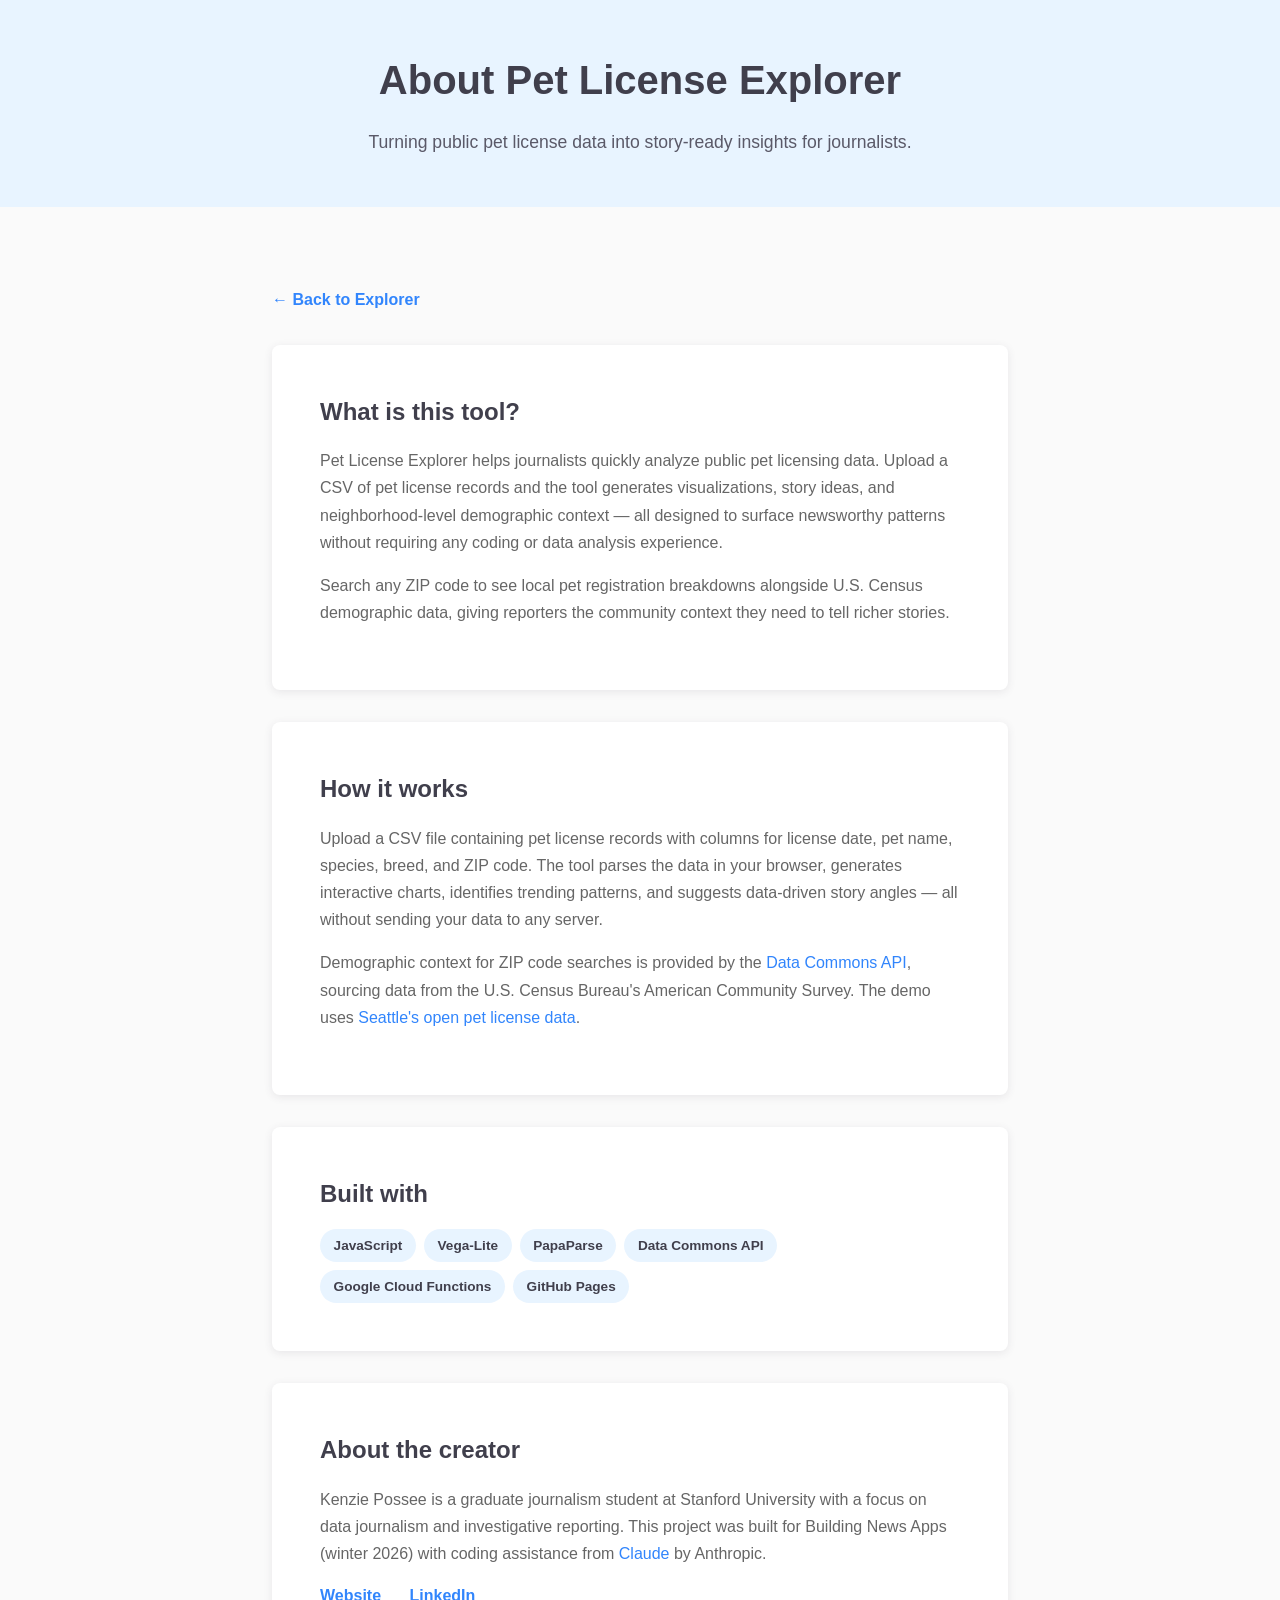
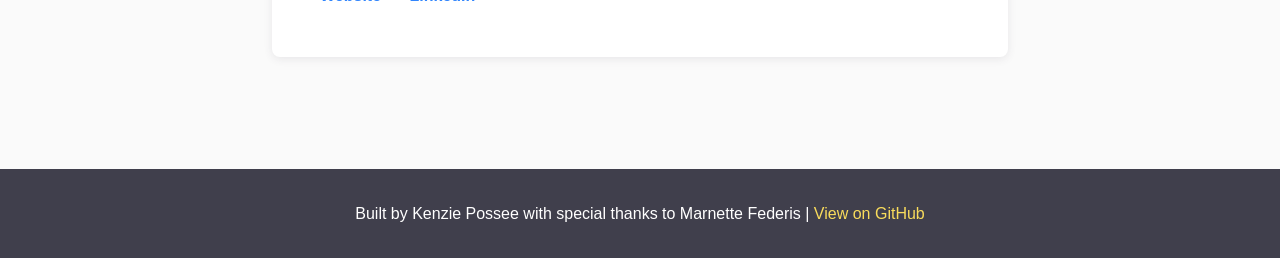
<file: about.html>
<!DOCTYPE html>
<html lang="en">
<head>
    <meta charset="UTF-8">
    <meta name="viewport" content="width=device-width, initial-scale=1.0">
    <title>About | Pet License Explorer</title>
    <link rel="stylesheet" href="styles.css">
    <style>
        /* About page specific styles */
        .about-container {
            max-width: 800px;
            margin: var(--spacing-lg) auto;
            padding: var(--spacing-md);
        }

        .about-section {
            background-color: var(--white);
            padding: var(--spacing-lg);
            border-radius: 8px;
            box-shadow: 0 2px 8px rgba(64, 63, 76, 0.1);
            margin-bottom: var(--spacing-md);
        }

        .about-section h2 {
            color: var(--text-dark);
            margin-bottom: var(--spacing-sm);
            font-size: 1.5rem;
        }

        .about-section p {
            color: var(--text-light);
            margin-bottom: 1rem;
            line-height: 1.7;
        }

        .about-section a {
            color: var(--blue);
            text-decoration: none;
            transition: color 0.3s ease;
        }

        .about-section a:hover {
            color: var(--secondary-blue);
            text-decoration: underline;
        }

        .tech-tags {
            display: flex;
            flex-wrap: wrap;
            gap: 0.5rem;
            margin-top: var(--spacing-sm);
        }

        .tech-tag {
            background-color: var(--blue-light);
            color: var(--text-dark);
            padding: 0.35rem 0.85rem;
            border-radius: 20px;
            font-size: 0.85rem;
            font-weight: 600;
        }

        .bio-links {
            margin-top: var(--spacing-sm);
        }

        .bio-links a {
            display: inline-block;
            margin-right: 1.5rem;
            font-weight: 600;
        }

        .back-link {
            display: inline-block;
            margin-bottom: var(--spacing-md);
            color: var(--blue);
            text-decoration: none;
            font-weight: 600;
            transition: color 0.3s ease;
        }

        .back-link:hover {
            color: var(--secondary-blue);
            text-decoration: underline;
        }
    </style>
</head>
<body>
    <header>
        <h1>About Pet License Explorer</h1>
        <p>Turning public pet license data into story-ready insights for journalists.</p>
    </header>

    <div class="about-container">

        <a href="index.html" class="back-link">&larr; Back to Explorer</a>

        <div class="about-section">
            <h2>What is this tool?</h2>
            <p>Pet License Explorer helps journalists quickly analyze public pet licensing data. Upload a CSV of pet license records and the tool generates visualizations, story ideas, and neighborhood-level demographic context — all designed to surface newsworthy patterns without requiring any coding or data analysis experience.</p>
            <p>Search any ZIP code to see local pet registration breakdowns alongside U.S. Census demographic data, giving reporters the community context they need to tell richer stories.</p>
        </div>

        <div class="about-section">
            <h2>How it works</h2>
            <p>Upload a CSV file containing pet license records with columns for license date, pet name, species, breed, and ZIP code. The tool parses the data in your browser, generates interactive charts, identifies trending patterns, and suggests data-driven story angles — all without sending your data to any server.</p>
            <p>Demographic context for ZIP code searches is provided by the <a href="https://datacommons.org/" target="_blank">Data Commons API</a>, sourcing data from the U.S. Census Bureau's American Community Survey. The demo uses <a href="https://data.seattle.gov/" target="_blank">Seattle's open pet license data</a>.</p>
        </div>

        <div class="about-section">
            <h2>Built with</h2>
            <div class="tech-tags">
                <span class="tech-tag">JavaScript</span>
                <span class="tech-tag">Vega-Lite</span>
                <span class="tech-tag">PapaParse</span>
                <span class="tech-tag">Data Commons API</span>
                <span class="tech-tag">Google Cloud Functions</span>
                <span class="tech-tag">GitHub Pages</span>
            </div>
        </div>

        <div class="about-section">
            <h2>About the creator</h2>
            <p>Kenzie Possee is a graduate journalism student at Stanford University with a focus on data journalism and investigative reporting. This project was built for Building News Apps (winter 2026) with coding assistance from <a href="https://claude.ai" target="_blank">Claude</a> by Anthropic.</p>
            <div class="bio-links">
                <a href="https://kenziepossee.com" target="_blank">Website</a>
                <a href="https://www.linkedin.com/in/kenziepossee/" target="_blank">LinkedIn</a>
            </div>
        </div>

    </div>

    <footer>
        <p>Built by Kenzie Possee with special thanks to Marnette Federis | <a href="https://github.com/mackenz00/bna-cmd-s">View on GitHub</a></p>
    </footer>
</body>
</html>
</file>
<file: styles.css>
/* styles.css */

/* VARIABLES & RESET */
/* defining reusable variables var(--variable-name) to use anywhere */

:root {
  /* my color palette from Coolors */
  --charcoal: #403f4c; /* text */
  --red: #e84855; /* alerts/emphasis */
  --yellow: #f9dc5c; /* highlights */
  --blue: #3185fc; /* interactive elements */
  --pink: #efbcd5; /* accent cards */
  
  /* lighter versions for backgrounds */
  --charcoal-light: #5a5968;
  --red-light: #ffebec;
  --yellow-light: #fffbef;
  --blue-light: #e8f4ff;
  --pink-light: #fdf5f9;
  
  /* semantic color names for readability */
  --header-bg: var(--blue-light);
  --main-bg: #fafafa;
  --white: #ffffff;
  --text-dark: var(--charcoal);
  --text-light: #666;
  
  /* button colors */
  --primary-blue: var(--blue);
  --secondary-blue: #5ba3fc;
  
  /* story angle card colors */
  --green-bg: var(--yellow-light);
  --green-border: var(--yellow);
  --orange-bg: var(--red-light);
  --orange-border: var(--red);
  --blue-bg: var(--blue-light);
  --blue-border: var(--blue);
  --purple-bg: var(--pink-light);
  --purple-border: var(--pink);
  --pink-bg: var(--pink-light);
  --pink-border: var(--pink);
  
  /* spacing variables for consistent spacing throughout */
  --spacing-sm: 1rem; /* 1rem = root fond size) */
  --spacing-md: 2rem;
  --spacing-lg: 3rem;
}

/* universal selector, applies to everything on page */
/* CSS reset to ensure consistent design across browsers */

* {
  margin: 0; 
  padding: 0; 
  box-sizing: border-box; /* */
}

/* styles for the entire page */

body {
  /* adding a font stack - browser tries each font in order until it finds one installed */
  font-family: -apple-system, BlinkMacSystemFont, 'Segoe UI', Roboto, Oxygen, Ubuntu, sans-serif;
  background-color: var(--main-bg);
  color: var(--text-dark);
  line-height: 1.6;
}

/* ==================== */
/* SCREEN MANAGEMENT */
/* ==================== */

.screen {
  min-height: 400px;
}

/* HEADER */

header {
  background-color: var(--header-bg);
  padding: var(--spacing-lg) var(--spacing-md); /* vertical-lg, horizontal-md spacing */
  text-align: center; /* centers all text inside */
  position: relative; /* not fully clear on child elements, but this allows absolute positioning on them */
  border-bottom: 3px solid var(--blue-light);
}

/* main heading inside of the header */
header h1 {
  font-size: 2.5rem;
  margin-bottom: 1rem;
  color: var(--text-dark);
}

/* graf inside of the header */
header p {
  font-size: 1.1rem;
  max-width: 700px; /* improving readability by preventing it from getting too wide */
  margin: 0 auto; /* 0 top/bottom, auto left/right (horizontal centering) */
  color: var(--charcoal-light);
}

/* ==================== */
/* UPLOAD SECTION */
/* ==================== */

/* TODO create new class for upload container and */

#landing-screen {
  background-color: var(--main-bg);
  max-width: 900px;
  margin: var(--spacing-lg) auto; /* horizontal centering w/ auto margins */;
}

.upload-container h2 {
  text-align: center;
  margin-bottom: var(--spacing-md);
}

.upload-container {
    background-color: var(--white);
    max-width: 600px;
    margin: 0 auto;
    padding: var(--spacing-lg);
    border-radius: 8px;
    box-shadow: 0 2px 8px rgba(64, 63, 76, 0.1);
}

/* Hide the actual file input */
input[type="file"] {
  display: none;
}

/* Style the label to look like the upload box */
.upload-button {
  display: block;
  width: 100%;
  padding: 3rem 2rem;
  background-color: var(--blue-light);
  border: 2px dashed var(--blue);
  border-radius: 8px;
  text-align: center;
  cursor: pointer;
  transition: all 0.3s ease;
  font-size: 1.1rem;
  color: var(--text-dark);
}

.upload-button:hover {
  background-color: #d9eeff;
  border-color: var(--secondary-blue);
  transform: translateY(-2px);
}

/* Drag-over state */
#upload-area.drag-over {
  background-color: #d9eeff;
  border-color: var(--secondary-blue);
  transform: scale(1.02);
}

/* Add the cloud icon */
.upload-button::before {
  content: "☁️";
  display: block;
  font-size: 3rem;
  margin-bottom: 0.5rem;
}

.divider {
  text-align: center;
  margin: var(--spacing-md) 0;
  color: var(--text-light);
  font-weight: 600;
}

/* Buttons */
.secondary-button {
  display: block;
  width: 100%;
  padding: 1rem;
  background-color: var(--blue);
  color: white;
  border: none;
  border-radius: 6px;
  font-size: 1rem;
  font-weight: 600;
  cursor: pointer;
  transition: all 0.3s ease;
}

.secondary-button:hover {
  background-color: var(--secondary-blue);
  transform: translateY(-2px);
  box-shadow: 0 4px 12px rgba(49, 133, 252, 0.3);
}

.requirements {
  margin-top: var(--spacing-md);
  font-size: 0.9rem;
  color: var(--text-light);
  text-align: center;
  line-height: 1.5;
}

.column-table {
    margin: var(--spacing-sm) auto;
    border-collapse: collapse;
    text-align: center;
    border-spacing: 0;
}

.column-table td {
    padding: 0.3rem 0.35rem;
    font-family: monospace;
    font-size: 0.6rem;
    color: var(--text-dark);
    border-right: 1px solid #e0e0e0;
    white-space: nowrap;
}

.column-table tr td:last-child {
    border-right: none;
}

/* ==================== */
/* LOADING SECTION */
/* ==================== */

#loading-screen {
  max-width: 600px;
  margin: var(--spacing-lg) auto;
  padding: var(--spacing-lg);
  background-color: var(--white);
  border-radius: 8px;
  text-align: center;
  box-shadow: 0 2px 8px rgba(64, 63, 76, 0.1);
}

.loading-container h2 {
  margin-bottom: var(--spacing-md);
  color: var(--text-dark);
}

.loading-container p {
  color: var(--text-light);
  margin-bottom: 1rem;
}

/* Loading bar */
.spinner {
  width: 100%;
  height: 8px;
  background-color: #e0e0e0;
  border-radius: 4px;
  overflow: hidden;
  position: relative;
  margin-top: var(--spacing-md);
}

.progress-fill {
  height: 100%;
  background: linear-gradient(90deg, var(--blue), var(--pink));
  width: 0%;
  transition: width 1.5s ease-in-out;
  border-radius: 4px;
}

/* ==================== */
/* ERROR SECTION */
/* ==================== */

#error-screen {
  max-width: 700px;
  margin: var(--spacing-lg) auto;
  padding: var(--spacing-lg);
  background-color: var(--white);
  border-radius: 8px;
  box-shadow: 0 2px 8px rgba(64, 63, 76, 0.1);
}

.error-container h2 {
  color: var(--red);
  margin-bottom: var(--spacing-md);
}

.error-details {
  margin-bottom: var(--spacing-md);
}

.error-details p {
  margin-bottom: 1rem;
  color: var(--text-dark);
}

.error-container h3 {
  margin-top: var(--spacing-md);
  margin-bottom: 0.5rem;
  font-size: 1rem;
  color: var(--text-dark);
}

.error-container ul {
  margin-left: 1.5rem;
  margin-bottom: var(--spacing-md);
}

.error-container li {
  margin-bottom: 0.5rem;
  color: var(--text-light);
}

.error-container button {
  margin-right: 1rem;
  margin-top: var(--spacing-md);
}

.primary-button {
  padding: 0.75rem 1.5rem;
  background-color: var(--blue);
  color: white;
  border: none;
  border-radius: 6px;
  font-size: 1rem;
  font-weight: 600;
  cursor: pointer;
  transition: all 0.3s ease;
}

.primary-button:hover {
  background-color: var(--secondary-blue);
  transform: translateY(-2px);
  box-shadow: 0 4px 12px rgba(49, 133, 252, 0.3);
}

/* ==================== */
/* VISUALIZATIONS SECTION */
/* ==================== */

#visualizations-screen {
  max-width: 1200px;
  margin: var(--spacing-lg) auto;
  padding: var(--spacing-md);
}

.usage-info {
  text-align: center;
  margin-bottom: var(--spacing-lg);
}

.usage-info h2 {
  margin-bottom: 1rem;
  color: var(--text-dark);
}

.usage-info p {
  color: var(--text-light);
}

.visualizations-grid {
  display: grid;
  grid-template-columns: repeat(2, 1fr);
  gap: var(--spacing-md);
  margin-bottom: var(--spacing-lg);
}

.viz-card {
  background-color: var(--white);
  padding: var(--spacing-md);
  border-radius: 8px;
  box-shadow: 0 2px 8px rgba(64, 63, 76, 0.1);
  transition: transform 0.3s ease, box-shadow 0.3s ease;
  display: flex;
  flex-direction: column;
  height: 100%;
}

.viz-card:hover {
  transform: translateY(-4px);
  box-shadow: 0 4px 16px rgba(64, 63, 76, 0.15);
}

.viz-card h3 {
  margin-bottom: var(--spacing-md);
  color: var(--text-dark);
  font-size: 1.3rem;
  flex-shrink: 0;
}

/* Chart containers */
#dog-names-chart,
#cat-names-chart,
#dog-breeds-chart,
#cats-dogs-chart {
  min-height: 300px;
  margin: var(--spacing-md) 0;
  flex-grow: 1;
  width: 100%;
}

/* Download buttons */
.download-button {
  width: 100%;
  padding: 0.75rem 1rem;
  background-color: var(--blue);
  color: white;
  border: none;
  border-radius: 6px;
  font-size: 0.95rem;
  font-weight: 600;
  cursor: pointer;
  transition: all 0.3s ease;
  margin-top: 1rem;
}

.download-button:hover {
  background-color: var(--secondary-blue);
  transform: translateY(-2px);
  box-shadow: 0 4px 12px rgba(49, 133, 252, 0.3);
}

/* Attribution section */
.attribution-section {
  margin-top: auto;
  padding-top: var(--spacing-md);
  display: flex;
  flex-direction: column;
  gap: 0.5rem;
}

.attribution-section label {
  font-size: 0.9rem;
  font-weight: 600;
  color: var(--text-dark);
}

.source-input {
  width: 100%;
  padding: 0.5rem;
  border: 2px solid #e0e0e0;
  border-radius: 4px;
  font-size: 0.9rem;
  font-family: inherit;
  transition: border-color 0.3s ease;
}

.source-input:focus {
  outline: none;
  border-color: var(--blue);
}

.source-input::placeholder {
  color: #999;
}

/* ==================== */
/* STORY IDEAS SECTION */
/* ==================== */

#story-ideas-section {
  max-width: 1200px;
  margin: var(--spacing-lg) auto;
  padding: var(--spacing-md);
  text-align: center;
}

#story-ideas-section h2 {
  margin-bottom: 1rem;
  color: var(--text-dark);
}

.story-intro {
  color: var(--text-light);
  margin-bottom: var(--spacing-lg);
}

#story-ideas-container {
  display: flex;
  flex-direction: column;
  gap: var(--spacing-md);
  margin-top: var(--spacing-md);
}

/* Story cards */
.story-card {
  display: flex;
  align-items: flex-start;
  padding: var(--spacing-md);
  border-radius: 8px;
  border-left: 5px solid;
  background-color: var(--white);
  box-shadow: 0 2px 8px rgba(64, 63, 76, 0.1);
  text-align: left;
  transition: transform 0.3s ease, box-shadow 0.3s ease;
}

.story-card:hover {
  transform: translateX(4px);
  box-shadow: 0 4px 16px rgba(64, 63, 76, 0.15);
}

/* Color variants for different story types */
.story-green { 
  border-left-color: var(--green-border);
  background-color: var(--green-bg);
}

.story-orange { 
  border-left-color: var(--orange-border);
  background-color: var(--orange-bg);
}

.story-blue { 
  border-left-color: var(--blue-border);
  background-color: var(--blue-bg);
}

.story-purple { 
  border-left-color: var(--purple-border);
  background-color: var(--purple-bg);
}

.story-pink { 
  border-left-color: var(--pink-border);
  background-color: var(--pink-bg);
}

.story-icon {
  font-size: 2.5rem;
  margin-right: var(--spacing-md);
  flex-shrink: 0;
}

.story-content {
  flex: 1;
}

.story-type {
  font-size: 0.75rem;
  font-weight: bold;
  text-transform: uppercase;
  color: var(--charcoal-light);
  margin-bottom: 0.5rem;
  letter-spacing: 0.5px;
}

.story-headline {
  font-size: 1.1rem;
  font-weight: bold;
  margin: 0.5rem 0 0.75rem 0;
  color: var(--text-dark);
  line-height: 1.4;
}

.story-detail {
  font-size: 0.95rem;
  color: var(--text-light);
  margin: 0;
  line-height: 1.5;
}

.copy-button {
  background-color: var(--blue);
  color: white;
  border: none;
  padding: 0.5rem 1.25rem;
  border-radius: 6px;
  cursor: pointer;
  font-size: 0.9rem;
  font-weight: 600;
  margin-left: var(--spacing-md);
  transition: all 0.3s ease;
  flex-shrink: 0;
  align-self: center;
}

.copy-button:hover {
  background-color: var(--secondary-blue);
  transform: translateY(-2px);
  box-shadow: 0 4px 12px rgba(49, 133, 252, 0.3);
}

.copy-button.copied {
  background-color: var(--yellow);
  color: var(--text-dark);
}

/* ==================== */
/* FOOTER */
/* ==================== */

footer {
  background-color: var(--charcoal);
  color: var(--white);
  text-align: center;
  padding: var(--spacing-md);
  margin-top: var(--spacing-lg);
}

footer p {
  margin: 0;
}

footer a {
  color: var(--yellow);
  text-decoration: none;
  transition: color 0.3s ease;
}

footer a:hover {
  color: var(--pink);
  text-decoration: underline;
}

/* ==================== */
/* PREVIEW SECTION */
/* ==================== */

.preview-section {
    max-width: 900px;
    margin: var(--spacing-lg) auto;
    padding: 0 var(--spacing-md);
    text-align: center;
}

.preview-section h2 {
    margin-bottom: var(--spacing-md);
    color: var(--text-dark);
}

.preview-grid {
    display: grid;
    grid-template-columns: repeat(3, 1fr);
    gap: var(--spacing-md);
}

.preview-card {
    background-color: var(--white);
    padding: var(--spacing-md);
    border-radius: 8px;
    box-shadow: 0 2px 8px rgba(64, 63, 76, 0.1);
    transition: transform 0.3s ease, box-shadow 0.3s ease;
}

.preview-card:hover {
    transform: translateY(-4px);
    box-shadow: 0 4px 16px rgba(64, 63, 76, 0.15);
}

.preview-icon {
    font-size: 2.5rem;
    display: block;
    margin-bottom: var(--spacing-sm);
}

.preview-card h3 {
    font-size: 1.1rem;
    margin-bottom: 0.5rem;
    color: var(--text-dark);
}

.preview-card p {
    font-size: 0.95rem;
    color: var(--text-light);
    line-height: 1.5;
}

/* ==================== */
/* RESPONSIVE DESIGN */
/* ==================== */

@media (max-width: 768px) {
  header h1 {
    font-size: 2rem;
  }
  
  header p {
    font-size: 1rem;
  }
  
  .visualizations-grid {
    grid-template-columns: 1fr;
  }
  
  .viz-card {
    height: auto;
  }
  
  .story-card {
    flex-direction: column;
    align-items: center;
    text-align: center;
  }
  
  .story-icon {
    margin-right: 0;
    margin-bottom: 1rem;
  }
  
  .copy-button {
    margin-left: 0;
    margin-top: 1rem;
    width: 100%;
  }

  .preview-grid {
        grid-template-columns: 1fr;
    }
  
}

/* Making Data Commons credit attribution font smaller */

.source-credit {
  font-size: 0.8em;
  color: #888;
  margin-top: 8px;
}

/* ==================== */
/* ZIP CODE SEARCH */
/* ==================== */

#zip-search-section {
    max-width: 1200px;
    margin: var(--spacing-lg) auto;
    padding: var(--spacing-md);
}

#zip-search-section h2 {
    margin-bottom: 1rem;
}

#zip-search-section p {
    color: var(--text-light);
    margin-bottom: var(--spacing-md);
}

#zip-search-bar {
    display: flex;
    gap: 1rem;
    margin-bottom: var(--spacing-md);
}

#zip-input {
    padding: 0.75rem 1rem;
    font-size: 1rem;
    border: 2px solid #e0e0e0;
    border-radius: 6px;
    width: 200px;
    transition: border-color 0.3s ease;
}

#zip-input:focus {
    outline: none;
    border-color: var(--blue);
}

#zip-results-card {
    background-color: var(--white);
    border-radius: 8px;
    padding: var(--spacing-md);
    box-shadow: 0 2px 8px rgba(64, 63, 76, 0.1);
    border-left: 5px solid var(--blue);
}

#zip-results-card h3 {
    font-size: 1.5rem;
    margin-bottom: 1rem;
}

#zip-results-card p {
    color: var(--text-dark);
    margin-bottom: 0.5rem;
    font-size: 1rem;
}

.zip-error {
    color: var(--red);
}
</file>
